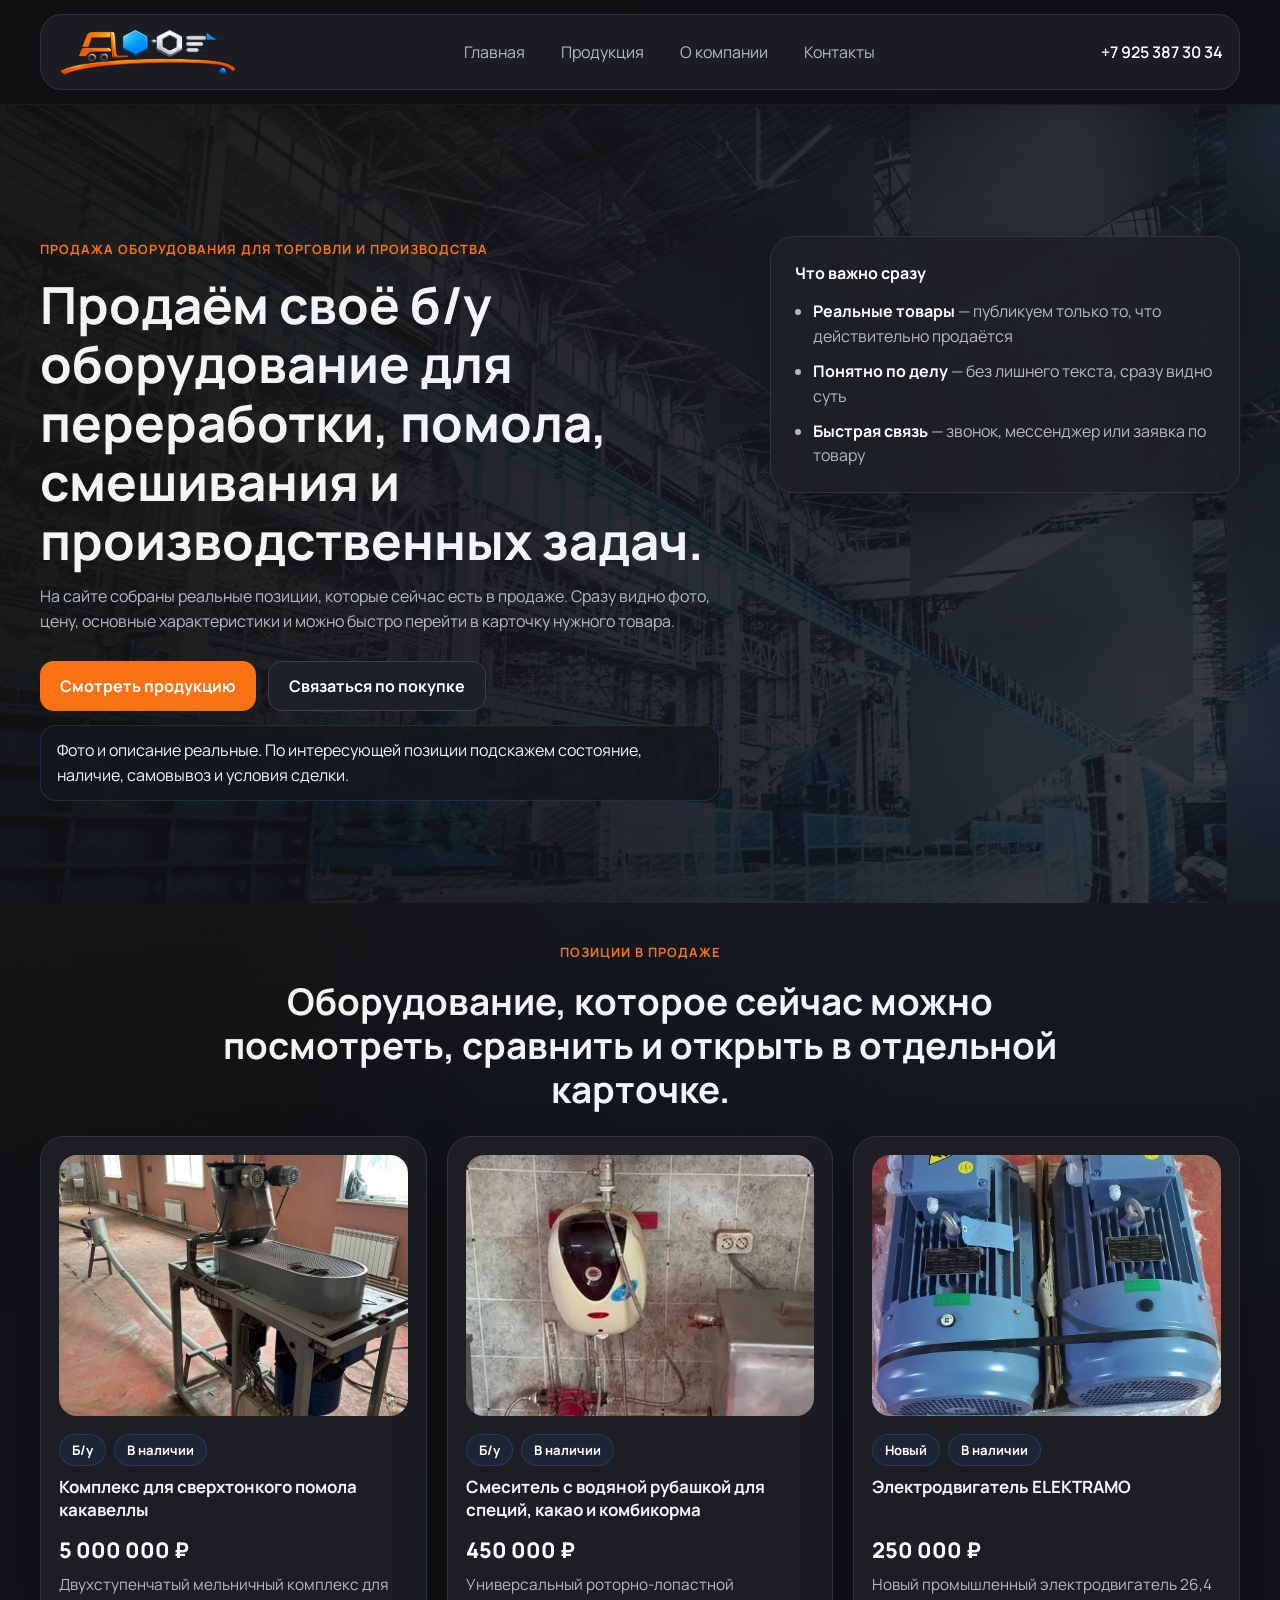
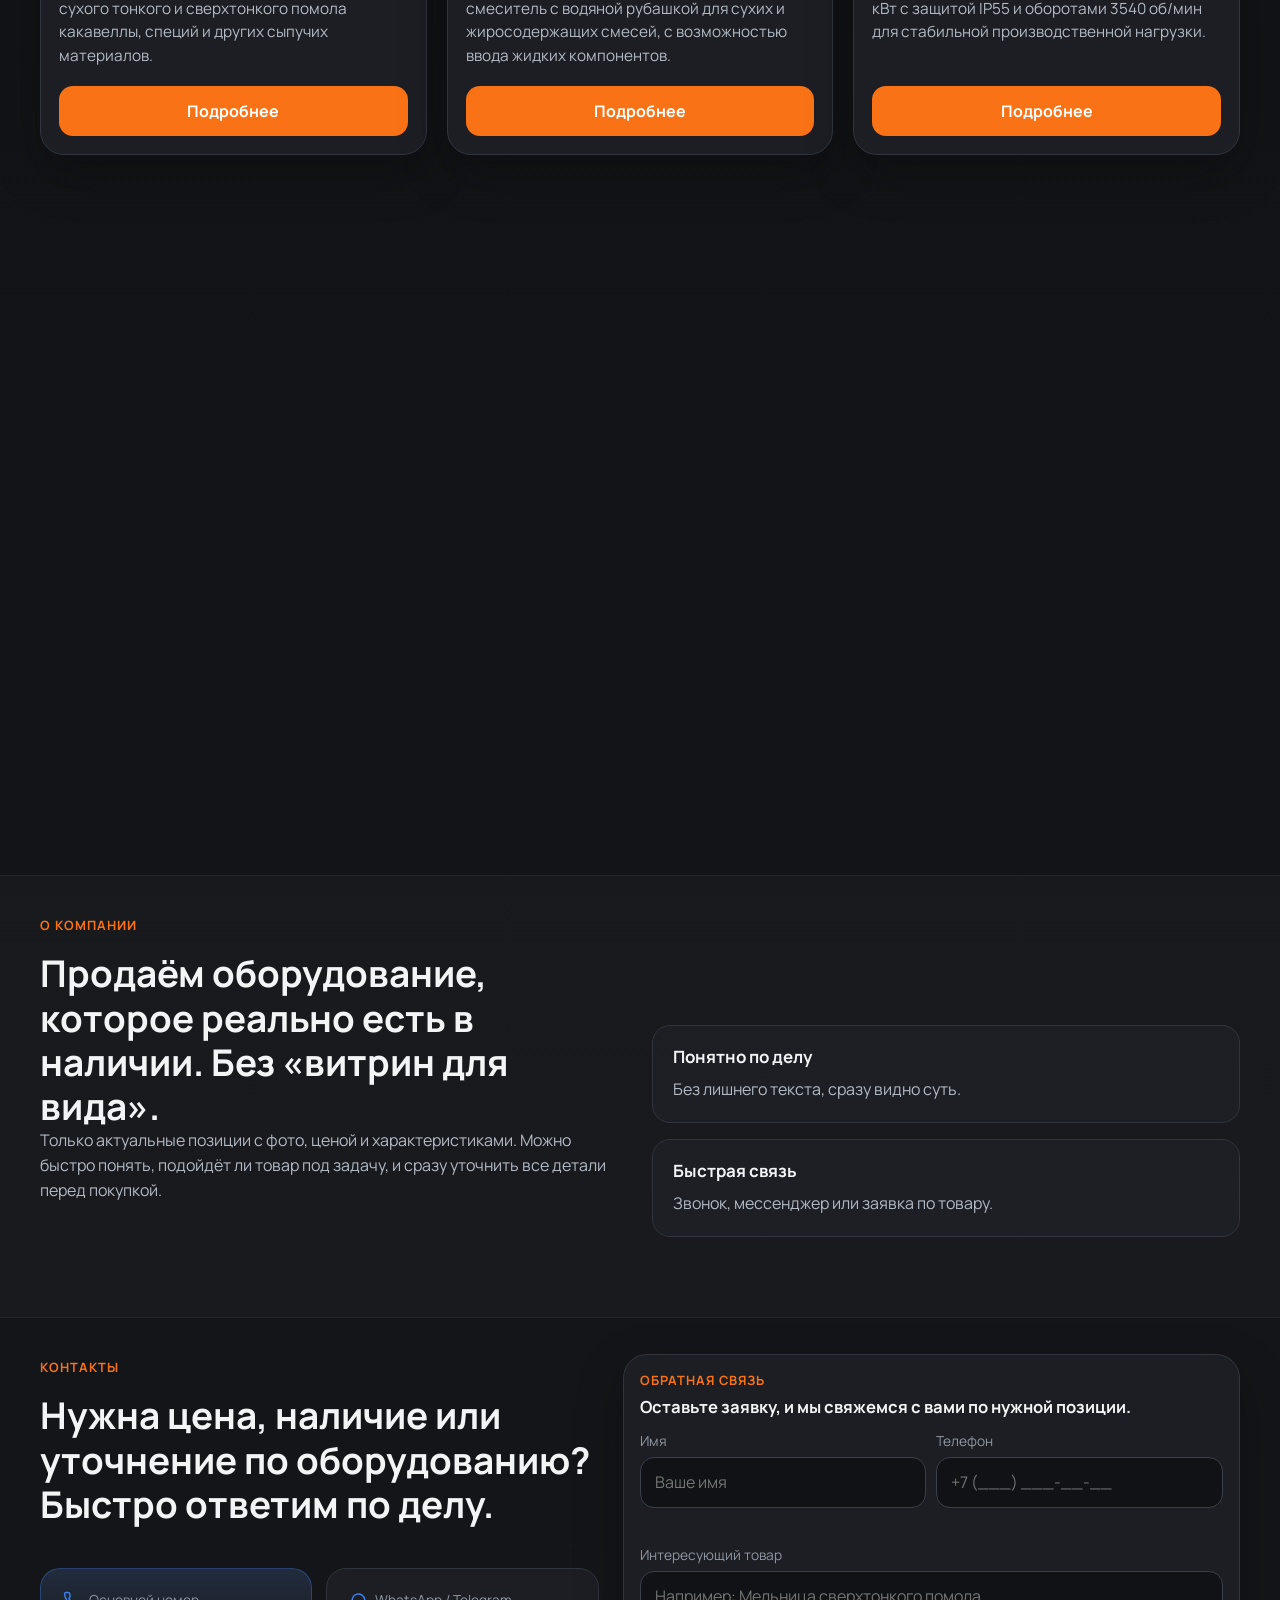
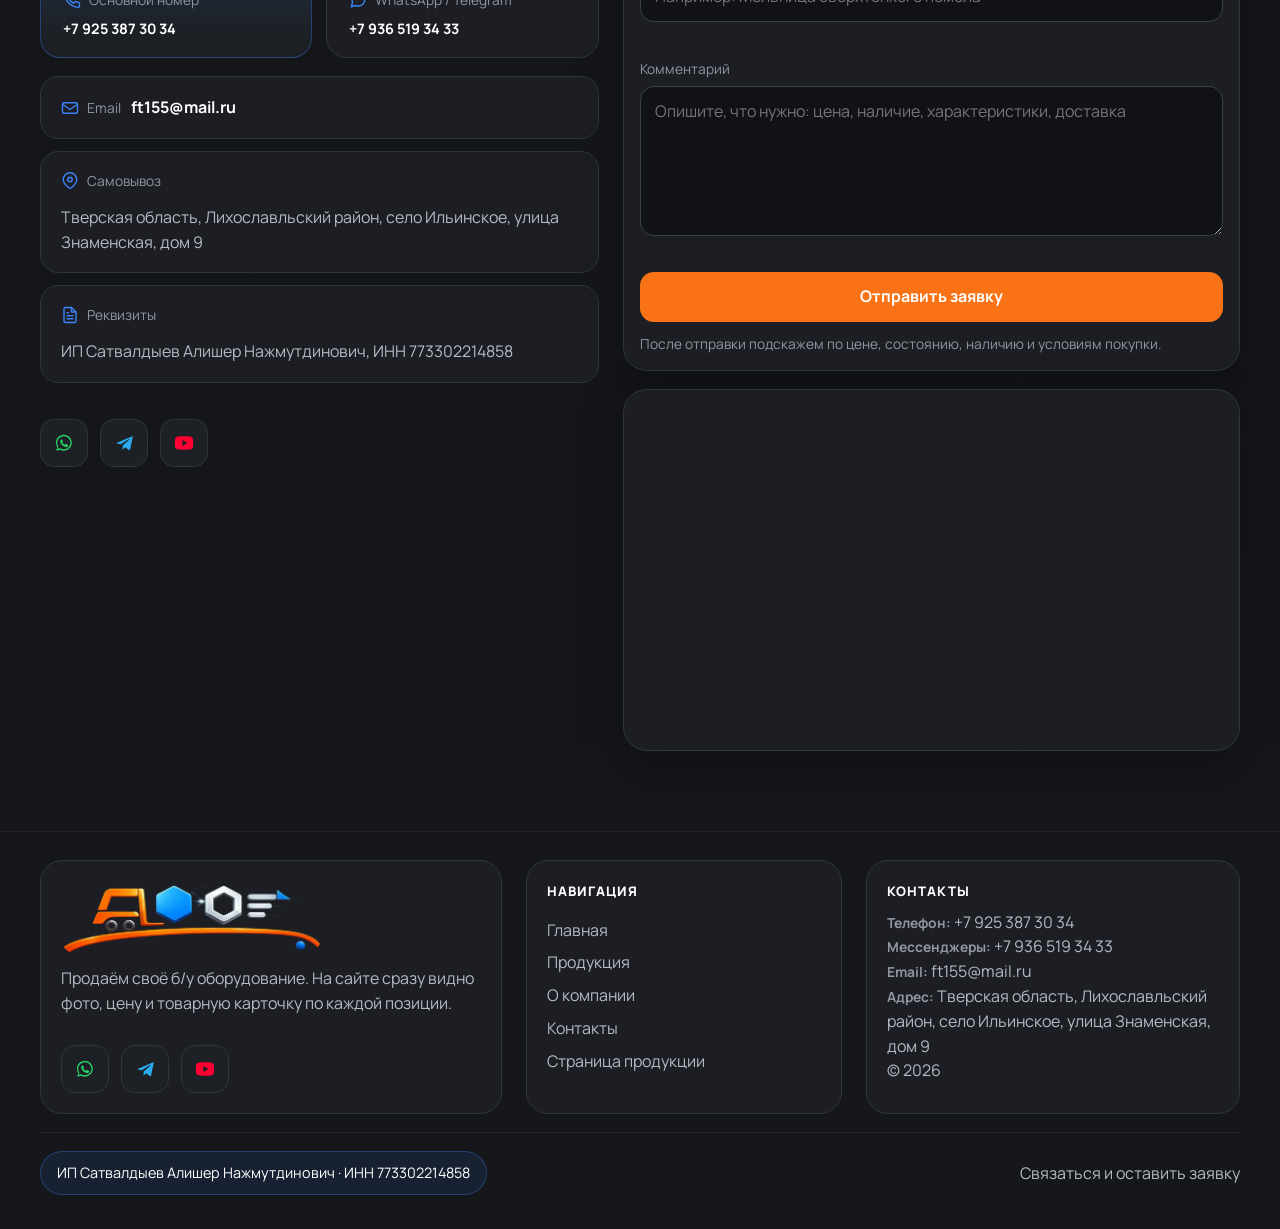
<file: index.html>
<!DOCTYPE html>
<html lang="ru">
<head>
    <meta charset="UTF-8">
    <meta name="viewport" content="width=device-width, initial-scale=1.0">
    <meta name="description" content="Б/у оборудование для переработки, производства и торговли: реальные позиции, фото, характеристики, цена и быстрый контакт по покупке.">
    <meta property="og:title" content="Б/у оборудование в продаже">
    <meta property="og:description" content="Реальные позиции б/у оборудования с фото, характеристиками и ценой. Быстрый переход в карточку товара и удобная связь по покупке.">
    <title>Б/у оборудование в продаже</title>
    <link rel="shortcut icon" href="./assets/products/favicon.png" type="image/x-icon">
    <link rel="preconnect" href="https://fonts.googleapis.com">
    <link rel="preconnect" href="https://fonts.gstatic.com" crossorigin>
    <link href="https://fonts.googleapis.com/css2?family=Manrope:wght@400;500;600;700;800&display=swap" rel="stylesheet">
    <link rel="icon" type="image/svg+xml" href="assets/products/logo.svg">
    <link rel="stylesheet" href="style.css">
</head>
<body data-page="home">
    <header class="site-header" id="siteHeader">
        <div class="container header-inner">
            <a class="brand" href="#top">
                <img class="brand-logo" src="assets/products/logo.webp" alt="Логотип компании">
            </a>

            <nav class="site-nav" id="siteNav">
                <button class="menu-close" type="button" aria-label="Закрыть меню" data-close-menu>×</button>
                <a href="#top">Главная</a>
                <a href="#products">Продукция</a>
                <a href="#about">О компании</a>
                <a href="#contacts">Контакты</a>
            </nav>

            <div class="header-side">
                <a class="header-phone" href="tel:+79253873034">+7 925 387 30 34</a>
                <button class="menu-toggle" id="menuToggle" type="button" aria-label="Открыть меню" aria-expanded="false">
                    <span></span>
                    <span></span>
                    <span></span>
                </button>
            </div>
        </div>
    </header>

    <main id="top">
        <section class="hero" id="hero">
            <div class="container hero-grid">
                <div class="hero-copy reveal">
                    <span class="eyebrow">Продажа оборудования для торговли и производства</span>
                    <h1>Продаём своё б/у оборудование для переработки, помола, смешивания и производственных задач.</h1>
                    <p>
                        На сайте собраны реальные позиции, которые сейчас есть в продаже. Сразу видно фото, цену, основные характеристики и можно быстро перейти в карточку нужного товара.
                    </p>
                    <div class="hero-actions">
                        <a class="button button-primary" href="#products">Смотреть продукцию</a>
                        <a class="button button-secondary" href="#contacts">Связаться по покупке</a>
                    </div>
                    <p class="hero-note">Фото и описание реальные. По интересующей позиции подскажем состояние, наличие, самовывоз и условия сделки.</p>
                </div>

                <div class="hero-panel reveal">
                    <div class="hero-box">
                        <span>Что важно сразу</span>
                        <ul>
                            <li><strong>Реальные товары</strong> — публикуем только то, что действительно продаётся</li>
                            <li><strong>Понятно по делу</strong> — без лишнего текста, сразу видно суть</li>
                            <li><strong>Быстрая связь</strong> — звонок, мессенджер или заявка по товару</li>
                        </ul>
                    </div>
                </div>
            </div>
        </section>

        <section class="section" id="products">
            <div class="container">
                <div class="section-head reveal">
                    <span class="eyebrow">Позиции в продаже</span>
                    <h2>Оборудование, которое сейчас можно посмотреть, сравнить и открыть в отдельной карточке.</h2>
                </div>
                <div class="product-grid" id="homeProductGrid"></div>
            </div>
        </section>

        <section class="section section-dark" id="about">
            <div class="container about-grid">
                <div class="reveal">
                    <span class="eyebrow">О компании</span>
                    <h2>Продаём оборудование, которое реально есть в наличии. Без «витрин для вида».</h2>
                    <p class="section-text">
                        Только актуальные позиции с фото, ценой и характеристиками. Можно быстро понять, подойдёт ли товар под задачу, и сразу уточнить все детали перед покупкой.
                    </p>
                </div>
                <div class="about-cards">
                    <article class="info-card reveal">
                        <h3>Реальные товары</h3>
                        <p>Публикуем только то, что действительно продаётся.</p>
                    </article>
                    <article class="info-card reveal">
                        <h3>Понятно по делу</h3>
                        <p>Без лишнего текста, сразу видно суть.</p>
                    </article>
                    <article class="info-card reveal">
                        <h3>Быстрая связь</h3>
                        <p>Звонок, мессенджер или заявка по товару.</p>
                    </article>
                </div>
            </div>
        </section>

        <section class="section" id="contacts">
            <div class="container contacts-grid">
                <div class="contacts-column reveal">
                <div class="section-head section-head-left">
                    <span class="eyebrow">Контакты</span>
                    <h2>Нужна цена, наличие или уточнение по оборудованию? Быстро ответим по делу.</h2>
                </div>

                    <div class="contacts-primary">
                        <a class="contact-accent contact-accent-blue" href="tel:+79253873034">
                            <span><i class="inline-icon" data-icon="phone"></i>Основной номер</span>
                            <strong>+7 925 387 30 34</strong>
                        </a>
                        <a class="contact-accent" href="tel:+79365193433">
                            <span><i class="inline-icon" data-icon="message"></i>WhatsApp / Telegram</span>
                            <strong>+7 936 519 34 33</strong>
                        </a>
                    </div>

                    <div class="contact-meta">
                        <div class="contact-meta-item contact-meta-item-inline">
                            <span><i class="inline-icon" data-icon="email"></i>Email</span>
                            <a href="mailto:ft155@mail.ru">ft155@mail.ru</a>
                        </div>
                        <div class="contact-meta-item">
                            <span><i class="inline-icon" data-icon="location"></i>Самовывоз</span>
                            <p>Тверская область, Лихославльский район, село Ильинское, улица Знаменская, дом 9</p>
                        </div>
                        <div class="contact-meta-item">
                            <span><i class="inline-icon" data-icon="document"></i>Реквизиты</span>
                            <p>ИП Сатвалдыев Алишер Нажмутдинович, ИНН 773302214858</p>
                        </div>
                    </div>

                    <div class="social-row social-row-left">
                        <a class="social-link" href="https://wa.me/79365193433" target="_blank" rel="noreferrer" aria-label="WhatsApp" data-icon="whatsapp"></a>
                        <a class="social-link" href="https://t.me/79365193433" target="_blank" rel="noreferrer" aria-label="Telegram" data-icon="telegram"></a>
                        <a class="social-link" href="https://www.youtube.com/@user-hd1fn2tr2u" target="_blank" rel="noreferrer" aria-label="YouTube" data-icon="youtube"></a>
                    </div>
                </div>

                <div class="contacts-aside reveal">
                    <form class="contact-form" id="contactForm" novalidate>
                        <div class="form-head">
                            <span class="eyebrow">Обратная связь</span>
                            <h3>Оставьте заявку, и мы свяжемся с вами по нужной позиции.</h3>
                        </div>
                        <div class="form-grid">
                            <label class="field">
                                <span>Имя</span>
                                <input type="text" name="name" placeholder="Ваше имя" required>
                                <small class="field-error" data-error-for="name"></small>
                            </label>
                            <label class="field">
                                <span>Телефон</span>
                                <input type="tel" name="phone" placeholder="+7 (___) ___-__-__" required>
                                <small class="field-error" data-error-for="phone"></small>
                            </label>
                        </div>
                        <label class="field">
                            <span>Интересующий товар</span>
                            <input type="text" name="product" placeholder="Например: Мельница сверхтонкого помола">
                            <small class="field-error" data-error-for="product"></small>
                        </label>
                        <label class="field">
                            <span>Комментарий</span>
                            <textarea name="message" rows="5" placeholder="Опишите, что нужно: цена, наличие, характеристики, доставка" required></textarea>
                            <small class="field-error" data-error-for="message"></small>
                        </label>
                        <button class="button button-primary button-full" type="submit">Отправить заявку</button>
                        <p class="form-note">После отправки подскажем по цене, состоянию, наличию и условиям покупки.</p>
                        <p class="form-success" id="contactFormSuccess" hidden>Заявка отправлена. Мы свяжемся с вами в ближайшее время.</p>
                    </form>

                    <div class="map-card">
                        <iframe
                            title="Карта базы в Ильинском"
                            src="https://www.google.com/maps?q=%D0%A2%D0%B2%D0%B5%D1%80%D1%81%D0%BA%D0%B0%D1%8F%20%D0%BE%D0%B1%D0%BB%D0%B0%D1%81%D1%82%D1%8C%2C%20%D0%9B%D0%B8%D1%85%D0%BE%D1%81%D0%BB%D0%B0%D0%B2%D0%BB%D1%8C%D1%81%D0%BA%D0%B8%D0%B9%20%D1%80%D0%B0%D0%B9%D0%BE%D0%BD%2C%20%D1%81%D0%B5%D0%BB%D0%BE%20%D0%98%D0%BB%D1%8C%D0%B8%D0%BD%D1%81%D0%BA%D0%BE%D0%B5%2C%20%D1%83%D0%BB%D0%B8%D1%86%D0%B0%20%D0%97%D0%BD%D0%B0%D0%BC%D0%B5%D0%BD%D1%81%D0%BA%D0%B0%D1%8F%2C%20%D0%B4%D0%BE%D0%BC%209&z=16&output=embed"
                            loading="lazy"
                            referrerpolicy="no-referrer-when-downgrade">
                        </iframe>
                    </div>
                </div>
            </div>
        </section>
    </main>

    <footer class="site-footer">
        <div class="container footer-inner">
            <div class="footer-brand">
                <img class="footer-logo" src="assets/products/logo.webp" alt="Логотип компании">
                <p>Продаём своё б/у оборудование. На сайте сразу видно фото, цену и товарную карточку по каждой позиции.</p>
                <div class="social-row social-row-left">
                    <a class="social-link" href="https://wa.me/79365193433" target="_blank" rel="noreferrer" aria-label="WhatsApp" data-icon="whatsapp"></a>
                    <a class="social-link" href="https://t.me/79365193433" target="_blank" rel="noreferrer" aria-label="Telegram" data-icon="telegram"></a>
                    <a class="social-link" href="https://www.youtube.com/@user-hd1fn2tr2u" target="_blank" rel="noreferrer" aria-label="YouTube" data-icon="youtube"></a>
                </div>
            </div>
            <div class="footer-links">
                <p class="footer-title">Навигация</p>
                <a href="#top">Главная</a>
                <a href="#products">Продукция</a>
                <a href="#about">О компании</a>
                <a href="#contacts">Контакты</a>
                <a href="products.html">Страница продукции</a>
            </div>
            <div class="footer-meta">
                <p class="footer-title">Контакты</p>
                <p><strong>Телефон:</strong> <a href="tel:+79253873034">+7 925 387 30 34</a></p>
                <p><strong>Мессенджеры:</strong> <a href="tel:+79365193433">+7 936 519 34 33</a></p>
                <p><strong>Email:</strong> <a href="mailto:ft155@mail.ru">ft155@mail.ru</a></p>
                <p><strong>Адрес:</strong> Тверская область, Лихославльский район, село Ильинское, улица Знаменская, дом 9</p>
                <p>© <span id="currentYear"></span></p>
            </div>
        </div>
        <div class="container footer-bottom">
            <span class="footer-badge">ИП Сатвалдыев Алишер Нажмутдинович · ИНН 773302214858</span>
            <a href="#contacts" class="footer-policy">Связаться и оставить заявку</a>
        </div>
    </footer>

    <script type="module" src="script.js"></script>
</body>
</html>
</file>
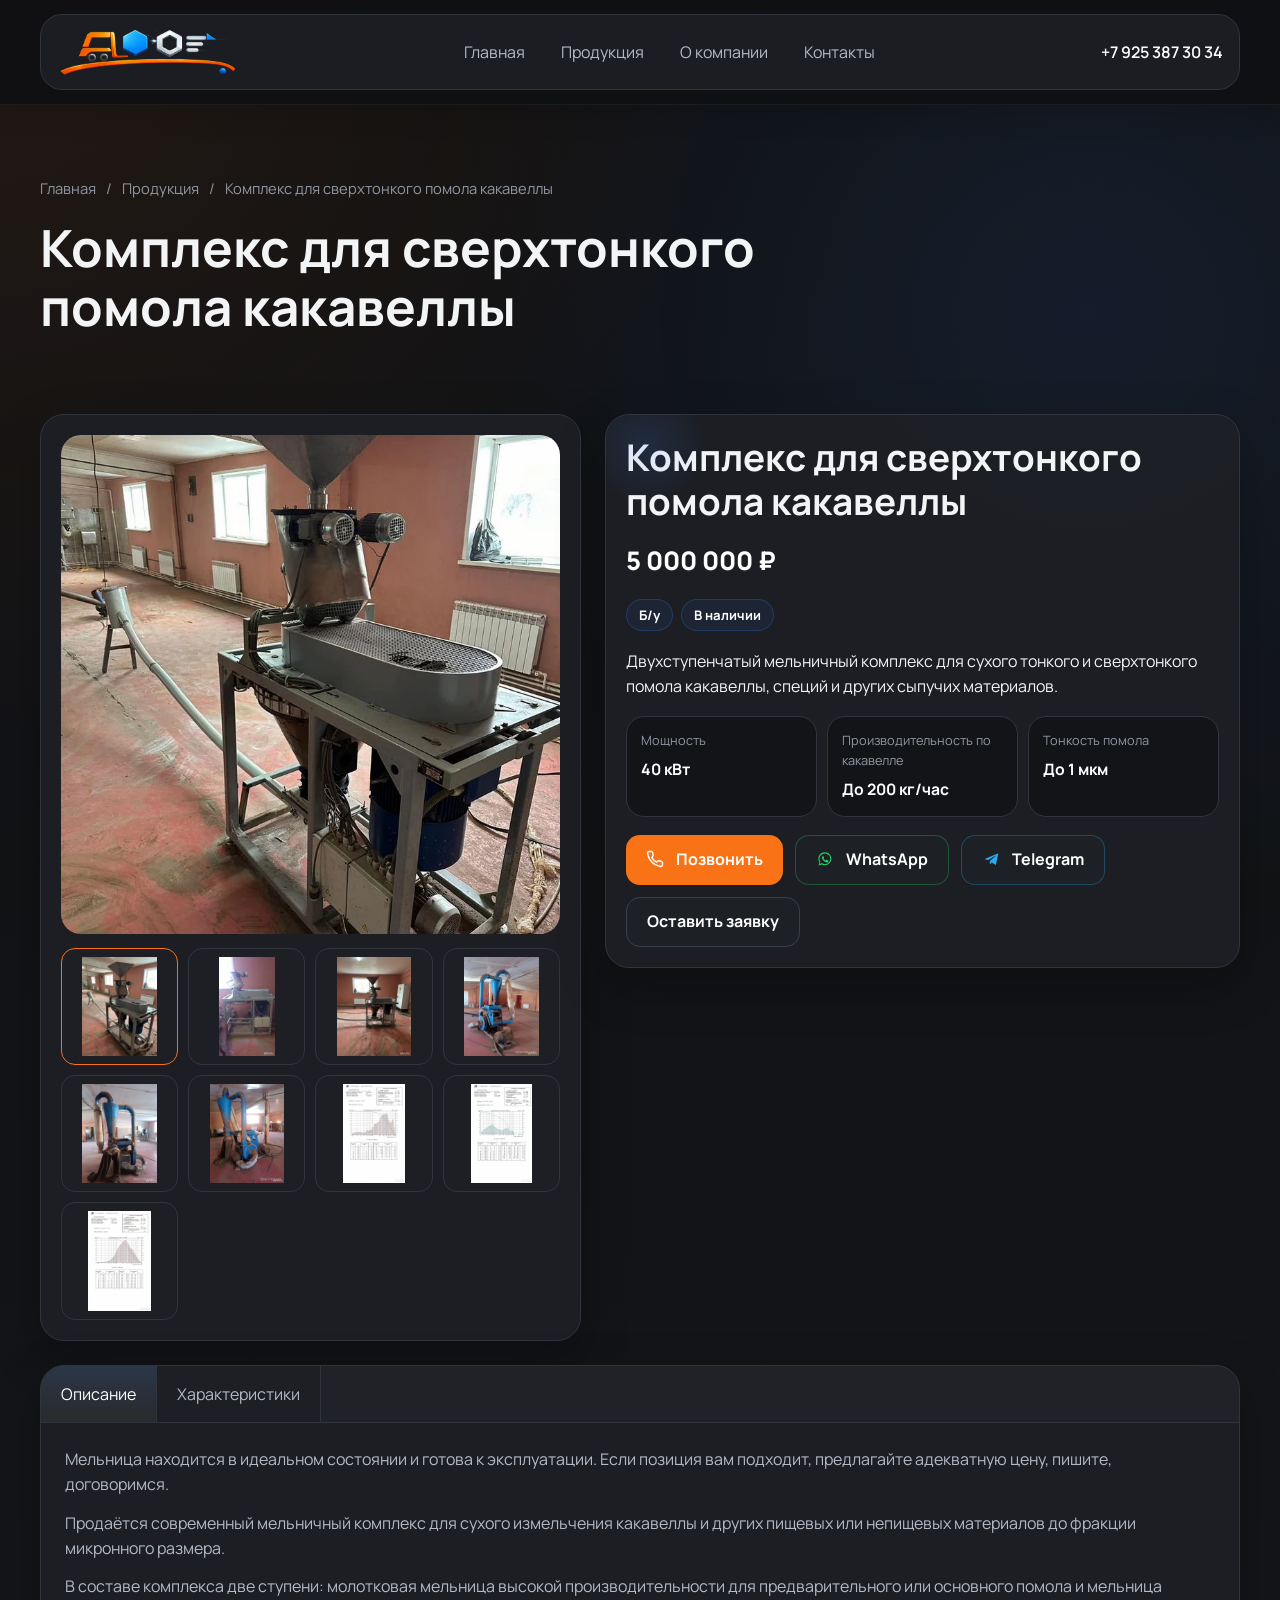
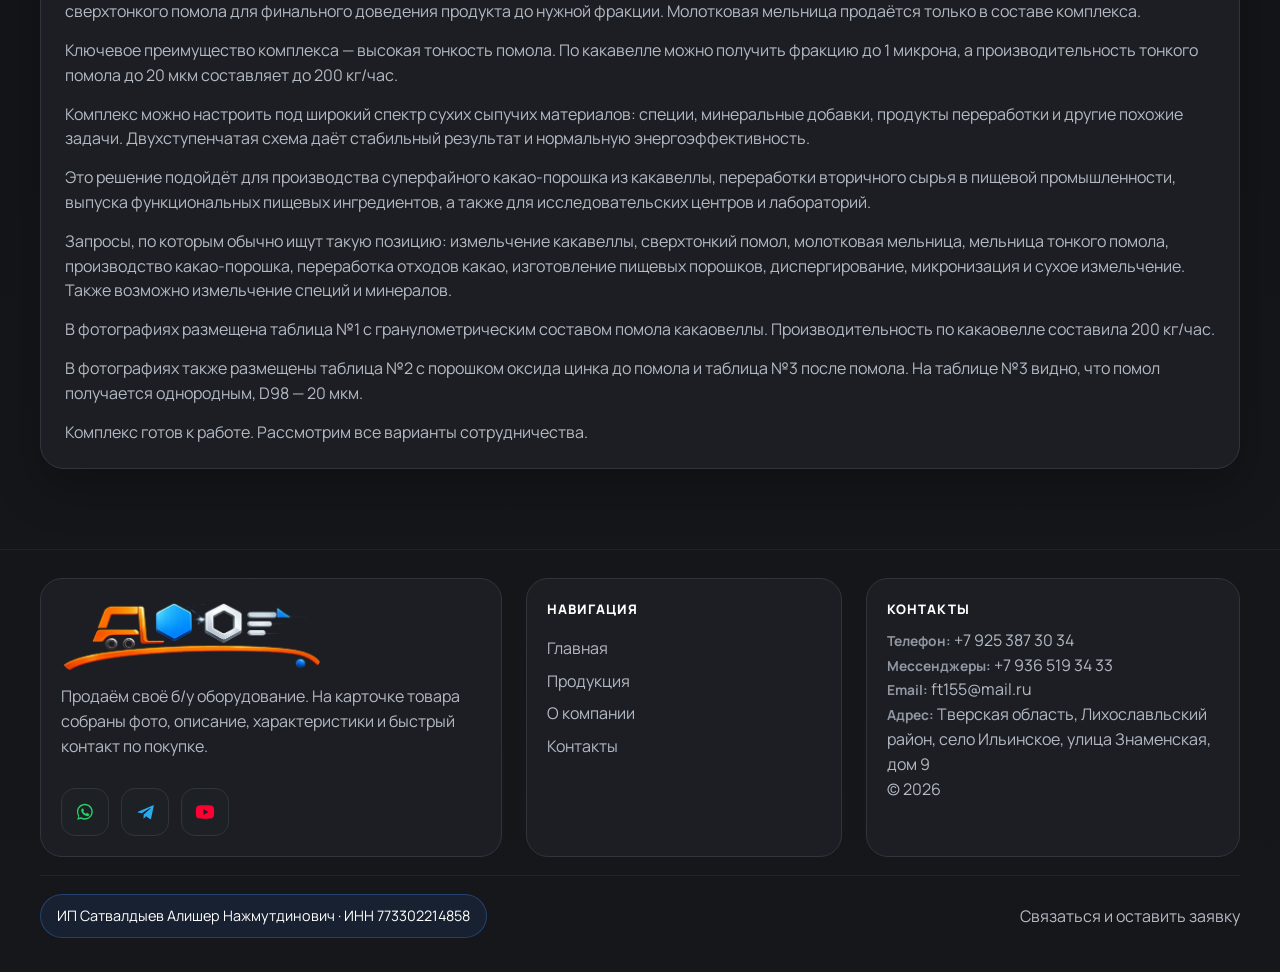
<file: products.html>
<!DOCTYPE html>
<html lang="ru">
<head>
    <meta charset="UTF-8">
    <meta name="viewport" content="width=device-width, initial-scale=1.0">
    <meta name="description" content="Страница товара с реальными фото, описанием, характеристиками и быстрым переходом к связи по покупке.">
    <meta property="og:title" content="Карточка товара">
    <meta property="og:description" content="Фото, описание, характеристики и цена по выбранной позиции. Быстрый переход к заявке и связи по покупке.">
    <title>Карточка товара</title>
    <link rel="stylesheet" href="./assets/products/favicon.png">
    <link rel="preconnect" href="https://fonts.googleapis.com">
    <link rel="preconnect" href="https://fonts.gstatic.com" crossorigin>
    <link href="https://fonts.googleapis.com/css2?family=Manrope:wght@400;500;600;700;800&display=swap" rel="stylesheet">
    <link rel="icon" type="image/svg+xml" href="assets/products/logo.svg">
    <link rel="stylesheet" href="style.css">
</head>
<body data-page="products">
    <header class="site-header" id="siteHeader">
        <div class="container header-inner">
            <a class="brand" href="index.html#top">
                <img class="brand-logo" src="assets/products/logo.webp" alt="Логотип компании">
            </a>

            <nav class="site-nav" id="siteNav">
                <button class="menu-close" type="button" aria-label="Закрыть меню" data-close-menu>×</button>
                <a href="index.html#top">Главная</a>
                <a href="index.html#products">Продукция</a>
                <a href="index.html#about">О компании</a>
                <a href="index.html#contacts">Контакты</a>
            </nav>

            <div class="header-side">
                <a class="header-phone" href="tel:+79253873034">+7 925 387 30 34</a>
                <button class="menu-toggle" id="menuToggle" type="button" aria-label="Открыть меню" aria-expanded="false">
                    <span></span>
                    <span></span>
                    <span></span>
                </button>
            </div>
        </div>
    </header>

    <main class="product-page-shell" id="productPageShell"></main>

    <div class="media-modal" id="mediaModal" hidden>
        <div class="media-modal-backdrop" data-close-media></div>
        <div class="media-modal-dialog" role="dialog" aria-modal="true" aria-label="Просмотр фото и видео">
            <button class="media-modal-nav media-modal-prev" type="button" aria-label="Предыдущее фото" data-media-nav="-1">‹</button>
            <button class="media-modal-nav media-modal-next" type="button" aria-label="Следующее фото" data-media-nav="1">›</button>
            <button class="media-modal-close" type="button" aria-label="Закрыть" data-close-media>×</button>
            <div class="media-modal-content" id="mediaModalContent"></div>
        </div>
    </div>

    <footer class="site-footer">
        <div class="container footer-inner">
            <div class="footer-brand">
                <img class="footer-logo" src="assets/products/logo.webp" alt="Логотип компании">
                <p>Продаём своё б/у оборудование. На карточке товара собраны фото, описание, характеристики и быстрый контакт по покупке.</p>
                <div class="social-row social-row-left">
                    <a class="social-link" href="https://wa.me/79365193433" target="_blank" rel="noreferrer" aria-label="WhatsApp" data-icon="whatsapp"></a>
                    <a class="social-link" href="https://t.me/79365193433" target="_blank" rel="noreferrer" aria-label="Telegram" data-icon="telegram"></a>
                    <a class="social-link" href="https://www.youtube.com/@user-hd1fn2tr2u" target="_blank" rel="noreferrer" aria-label="YouTube" data-icon="youtube"></a>
                </div>
            </div>
            <div class="footer-links">
                <p class="footer-title">Навигация</p>
                <a href="index.html#top">Главная</a>
                <a href="index.html#products">Продукция</a>
                <a href="index.html#about">О компании</a>
                <a href="index.html#contacts">Контакты</a>
            </div>
            <div class="footer-meta">
                <p class="footer-title">Контакты</p>
                <p><strong>Телефон:</strong> <a href="tel:+79253873034">+7 925 387 30 34</a></p>
                <p><strong>Мессенджеры:</strong> <a href="tel:+79365193433">+7 936 519 34 33</a></p>
                <p><strong>Email:</strong> <a href="mailto:ft155@mail.ru">ft155@mail.ru</a></p>
                <p><strong>Адрес:</strong> Тверская область, Лихославльский район, село Ильинское, улица Знаменская, дом 9</p>
                <p>© <span id="currentYear"></span></p>
            </div>
        </div>
        <div class="container footer-bottom">
            <span class="footer-badge">ИП Сатвалдыев Алишер Нажмутдинович · ИНН 773302214858</span>
            <a href="index.html#contacts" class="footer-policy">Связаться и оставить заявку</a>
        </div>
    </footer>

    <script type="module" src="script.js"></script>
</body>
</html>
</file>
<file: style.css>
:root {
    --bg: #111214;
    --bg-soft: #17191d;
    --surface: #1d2025;
    --surface-alt: #23272d;
    --surface-light: #2a2f36;
    --line: #30353d;
    --line-soft: #3a4049;
    --text: #f3f4f6;
    --muted: #b3bac4;
    --muted-soft: #8f97a2;
    --accent: #f97316;
    --accent-hover: #ea5e0d;
    --accent-blue: #3b82f6;
    --accent-blue-soft: rgba(59, 130, 246, 0.16);
    --white: #ffffff;
    --shadow: 0 18px 48px rgba(0, 0, 0, 0.26);
    --radius: 24px;
    --radius-sm: 18px;
    --container: min(1200px, calc(100vw - 32px));
    --scrollbar-comp: 0px;
}

*,
*::before,
*::after {
    box-sizing: border-box;
}

html {
    scroll-behavior: smooth;
    scroll-padding-top: 112px;
    background: var(--bg);
}

html.menu-open,
body.menu-open {
    overflow: hidden;
    overscroll-behavior: none;
}

body {
    margin: 0;
    min-width: 320px;
    font-family: "Manrope", sans-serif;
    color: var(--text);
    background:
        radial-gradient(circle at top left, rgba(249, 115, 22, 0.08), transparent 26%),
        radial-gradient(circle at 85% 12%, rgba(59, 130, 246, 0.1), transparent 24%),
        linear-gradient(180deg, #101113 0%, #15171b 100%);
    line-height: 1.55;
}

a {
    color: inherit;
    text-decoration: none;
}

img {
    display: block;
    max-width: 100%;
}

button,
input,
textarea {
    font: inherit;
}

button {
    border: 0;
    background: none;
    cursor: pointer;
}

iframe {
    width: 100%;
    border: 0;
}

[id] {
    scroll-margin-top: 112px;
}

.container {
    width: var(--container);
    margin: 0 auto;
}

.site-header {
    position: sticky;
    top: 0;
    z-index: 80;
    padding: 14px 0;
    padding-right: var(--scrollbar-comp);
    background: rgba(16, 17, 19, 0.92);
    backdrop-filter: blur(14px);
    border-bottom: 1px solid rgba(255, 255, 255, 0.05);
    box-shadow: 0 10px 24px rgba(0, 0, 0, 0.12);
}

.header-inner,
.hero-box,
.product-card,
.info-card,
.map-card,
.detail-gallery,
.detail-info,
.detail-tabs,
.thumb-button,
.tab-button,
.contact-form,
.contact-accent,
.contact-meta-item,
.footer-brand,
.footer-links,
.footer-meta {
    border: 1px solid var(--line);
    background: rgba(29, 32, 37, 0.9);
}

.header-inner {
    display: flex;
    align-items: center;
    justify-content: space-between;
    gap: 20px;
    min-height: 72px;
    padding: 12px 16px;
    border-radius: 22px;
}

.brand {
    display: inline-flex;
    align-items: center;
    gap: 12px;
    width: fit-content;
}

.brand-logo,
.footer-logo {
    display: block;
    width: auto;
    height: auto;
    object-fit: contain;
    border-radius: 16px;
}

.brand-logo {
    max-height: 92px;
    max-width: 180px;
}

.site-nav {
    display: flex;
    align-items: center;
    gap: 8px;
}

.site-nav a {
    padding: 10px 14px;
    border-radius: 999px;
    color: var(--muted);
    transition: 0.24s ease;
}

.site-nav a:hover {
    color: var(--white);
    background: rgba(255, 255, 255, 0.05);
}

.menu-close {
    display: none;
}

.nav-button {
    background: var(--accent);
    color: var(--white) !important;
}

.nav-button:hover {
    background: var(--accent-hover) !important;
}

.header-side {
    display: flex;
    align-items: center;
    gap: 16px;
}

.header-phone {
    color: var(--white);
    font-weight: 600;
    white-space: nowrap;
}

.menu-toggle {
    display: none;
    position: relative;
    z-index: 90;
    width: 44px;
    height: 44px;
    padding: 0;
    border-radius: 14px;
    border: 1px solid var(--line);
    background: var(--surface);
}

.menu-toggle[aria-expanded="true"] {
    background: rgba(255, 255, 255, 0.06);
    border-color: rgba(255, 255, 255, 0.18);
}

.menu-toggle span {
    display: block;
    width: 18px;
    height: 2px;
    margin: 0 auto;
    position: absolute;
    left: 50%;
    background: var(--white);
    transform: translateX(-50%);
    transition: transform 0.22s ease, opacity 0.22s ease, top 0.22s ease;
}

.menu-toggle span:nth-child(1) {
    top: 14px;
}

.menu-toggle span:nth-child(2) {
    top: 21px;
}

.menu-toggle span:nth-child(3) {
    top: 28px;
}

.menu-toggle[aria-expanded="true"] span:nth-child(1) {
    top: 21px;
    transform: translateX(-50%) rotate(45deg);
}

.menu-toggle[aria-expanded="true"] span:nth-child(2) {
    opacity: 0;
}

.menu-toggle[aria-expanded="true"] span:nth-child(3) {
    top: 21px;
    transform: translateX(-50%) rotate(-45deg);
}

.hero,
.catalog-hero {
    padding: 56px 0 28px;
}

.hero {
    position: relative;
    overflow: hidden;
    min-height: calc(100svh - 102px);
    display: flex;
    align-items: center;
}

.hero::before {
    content: "";
    position: absolute;
    inset: 0;
    background:
        linear-gradient(90deg, rgba(10, 12, 16, 0.92) 0%, rgba(10, 12, 16, 0.82) 42%, rgba(10, 12, 16, 0.66) 100%),
        url("assets/products/hero.webp") center/cover no-repeat;
    opacity: 0.5;
    pointer-events: none;
}


.hero-grid,
.about-grid,
.contacts-grid,
.detail-layout {
    display: grid;
    gap: 24px;
}

.hero-grid {
    grid-template-columns: 1.2fr 0.8fr;
    align-items: start;
}

.eyebrow {
    display: inline-block;
    margin-bottom: 16px;
    color: var(--accent);
    font-size: 0.8rem;
    font-weight: 700;
    text-transform: uppercase;
    letter-spacing: 0.08em;
}

h1,
h2,
h3,
p {
    margin: 0;
}

h1 {
    max-width: 760px;
    font-size: clamp(2rem, 4vw, 3.2rem);
    line-height: 1.15;
}

h2 {
    font-size: clamp(1.6rem, 3vw, 2.3rem);
    line-height: 1.2;
}

h3 {
    font-size: 1.06rem;
    line-height: 1.35;
}

.hero-copy p,
.section-text,
.detail-panel p,
.tab-panel p,
.detail-table td {
    color: var(--muted);
}

.hero-copy p {
    max-width: 680px;
    margin-top: 14px;
}

.hero-note {
    display: inline-flex;
    align-items: center;
    min-height: 48px;
    max-width: 660px;
    margin-top: 18px;
    padding: 12px 16px;
    border: 1px solid rgba(59, 130, 246, 0.22);
    border-radius: 16px;
    background: rgba(20, 24, 29, 0.82);
    color: var(--text) !important;
}

.reveal {
    opacity: 0;
    transform: translateY(28px);
    transition: opacity 0.7s ease, transform 0.7s ease;
}

.reveal.is-visible {
    opacity: 1;
    transform: translateY(0);
}

.hero-actions {
    display: flex;
    flex-wrap: wrap;
    gap: 12px;
    margin-top: 28px;
}

.button {
    display: inline-flex;
    align-items: center;
    justify-content: center;
    gap: 10px;
    min-height: 50px;
    padding: 0 20px;
    border-radius: 14px;
    font-weight: 700;
    transition: transform 0.24s ease, background-color 0.24s ease, border-color 0.24s ease, box-shadow 0.24s ease;
}

.button:hover {
    transform: translateY(-2px);
    box-shadow: 0 14px 28px rgba(0, 0, 0, 0.2);
}

.button-primary {
    background: var(--accent);
    color: var(--white);
}

.button-primary:hover {
    background: var(--accent-hover);
}

.button-secondary {
    border: 1px solid var(--line-soft);
    background: var(--surface);
    color: var(--white);
}

.hero-box {
    padding: 24px;
    border-radius: var(--radius);
    box-shadow: var(--shadow);
    position: relative;
    overflow: hidden;
}



.hero-box span {
    display: inline-block;
    margin-bottom: 14px;
    color: var(--white);
    font-weight: 700;
}

.hero-box ul {
    margin: 0;
    padding-left: 18px;
    color: var(--muted);
}

.hero-box strong {
    color: var(--white);
}

.hero-box li + li {
    margin-top: 10px;
}

.section,
.detail-section {
    padding: 36px 0 80px;
}

.section-dark {
    background: rgba(255, 255, 255, 0.02);
    border-top: 1px solid rgba(255, 255, 255, 0.05);
    border-bottom: 1px solid rgba(255, 255, 255, 0.05);
}

.section-head {
    margin-bottom: 24px;
    text-align: center;
}

.section-head h2 {
    max-width: 860px;
    margin: 0 auto;
}

.section-head-left {
    text-align: left;
}

.section-head-left h2 {
    margin: 0;
}

.product-grid {
    display: grid;
    grid-template-columns: repeat(3, minmax(0, 1fr));
    gap: 20px;
}

.product-card {
    display: flex;
    flex-direction: column;
    gap: 18px;
    padding: 18px;
    border-radius: var(--radius);
    box-shadow: var(--shadow);
    transition: transform 0.28s ease, box-shadow 0.28s ease, border-color 0.28s ease;
}

.product-card:hover {
    transform: translateY(-6px);
    box-shadow: 0 22px 56px rgba(0, 0, 0, 0.34);
    border-color: rgba(59, 130, 246, 0.32);
}

.product-card-image {
    aspect-ratio: 4 / 3;
    border-radius: 18px;
    overflow: hidden;
    background: #f3f4f6;
}

.product-card-image img {
    width: 100%;
    height: 100%;
    object-fit: cover;
    object-position: center;
    transition: transform 0.45s ease;
}

.product-card:hover .product-card-image img {
    transform: scale(1.04);
}

.product-card h3 {
    min-height: 52px;
}

.product-card-body {
    display: grid;
    gap: 10px;
}

.product-card-meta,
.detail-tags {
    display: flex;
    flex-wrap: wrap;
    gap: 8px;
}

.product-chip,
.detail-chip {
    display: inline-flex;
    align-items: center;
    min-height: 32px;
    padding: 0 12px;
    border-radius: 999px;
    border: 1px solid rgba(59, 130, 246, 0.22);
    background: rgba(59, 130, 246, 0.08);
    color: var(--white);
    font-size: 0.82rem;
    font-weight: 700;
}

.product-card-price {
    color: var(--white);
    font-size: 1.35rem;
    font-weight: 800;
    line-height: 1.15;
}

.product-card-summary {
    color: var(--muted);
    font-size: 0.96rem;
}

.product-card-footer {
    margin-top: auto;
}

.product-card .button {
    width: 100%;
}

.about-grid,
.contacts-grid {
    grid-template-columns: 1fr 1fr;
    align-items: start;
}

.about-cards {
    display: grid;
    gap: 16px;
}

.info-card {
    padding: 20px;
    border-radius: var(--radius-sm);
}

.info-card p {
    margin-top: 8px;
    color: var(--muted);
}

.contacts-grid {
    grid-template-columns: minmax(0, 0.95fr) minmax(0, 1.05fr);
}

.contacts-column,
.contacts-aside {
    display: grid;
    gap: 18px;
}

.contacts-primary {
    display: grid;
    grid-template-columns: repeat(2, minmax(0, 1fr));
    gap: 14px;
}

.contact-accent {
    display: flex;
    flex-direction: column;
    gap: 10px;
    padding: 20px 22px;
    border-radius: 20px;
    transition: border-color 0.2s ease, transform 0.2s ease;
}

.contact-accent:hover {
    transform: translateY(-1px);
    border-color: var(--accent);
}

.contact-accent span,
.contact-meta-item span,
.field span,
.form-note,
.footer-meta strong {
    color: var(--muted-soft);
    font-size: 0.86rem;
}

.contact-accent span,
.contact-meta-item span {
    display: inline-flex;
    align-items: center;
    gap: 8px;
}

.contact-accent .inline-icon,
.contact-meta-item .inline-icon {
    color: var(--accent-blue);
}

.inline-icon {
    display: inline-flex;
    width: 18px;
    height: 18px;
    color: currentColor;
}

.inline-icon svg {
    width: 18px;
    height: 18px;
}

.contact-accent strong {
    color: var(--white);
    font-size: .9rem;
    line-height: 1.2;
}

.contact-accent-blue {
    border-color: rgba(59, 130, 246, 0.34);
    background:
        linear-gradient(180deg, rgba(59, 130, 246, 0.12), transparent 80%),
        rgba(29, 32, 37, 0.94);
}

.contact-meta {
    display: grid;
    gap: 12px;
}

.contact-meta-item {
    padding: 18px 20px;
    border-radius: 18px;

}

.contact-meta-item-inline {
    display: flex;
    align-items: center;
    gap: 10px;
    flex-wrap: wrap;
}

.contact-meta-item-inline span,
.contact-meta-item-inline a {
    min-height: 20px;
}


.contact-meta-item a {
    display: inline-flex;
    align-items: center;
    color: var(--white);
    font-weight: 700;
}

.contact-meta-item p {
    margin-top: 8px;
    color: var(--muted);
}

.contact-form {
    padding: 16px;
    border-radius: var(--radius);
    display: grid;
    gap: 12px;
    box-shadow: var(--shadow);
}

.form-head {
    display: grid;
    gap: 6px;
}

.form-head .eyebrow {
    margin-bottom: 0;
}

.form-head h3 {
    font-size: 1.04rem;
    line-height: 1.3;
}

.form-grid {
    display: grid;
    grid-template-columns: repeat(2, minmax(0, 1fr));
    gap: 10px;
}

.field {
    display: grid;
    gap: 6px;
}

.field input,
.field textarea {
    width: 100%;
    padding: 12px 14px;
    border-radius: 14px;
    border: 1px solid var(--line-soft);
    background: rgba(17, 18, 20, 0.92);
    color: var(--white);
    outline: none;
    transition: border-color 0.2s ease, box-shadow 0.2s ease;
}

.field input:focus,
.field textarea:focus {
    border-color: rgba(59, 130, 246, 0.6);
    box-shadow: 0 0 0 3px rgba(59, 130, 246, 0.12);
}

.field.is-invalid input,
.field.is-invalid textarea {
    border-color: rgba(249, 115, 22, 0.8);
    box-shadow: 0 0 0 3px rgba(249, 115, 22, 0.12);
}

.field-error {
    min-height: 18px;
    color: #ff9f66;
    font-size: 0.8rem;
    line-height: 1.4;
}

.button-full {
    width: 100%;
}

.form-note {
    line-height: 1.5;
}

.form-success {
    color: #8cc2ff;
    font-weight: 700;
}

.social-row {
    display: flex;
    flex-wrap: wrap;
    gap: 12px;
    margin-top: 18px;
}

.social-row-left {
    justify-content: flex-start;
}

.social-link {
    width: 48px;
    height: 48px;
    display: grid;
    place-items: center;
    border-radius: 14px;
    border: 1px solid var(--line);
    background: var(--surface);
    color: var(--white);
    transition: 0.2s ease;
}

.social-link[data-icon="whatsapp"] {
    color: #25d366;
}

.social-link[data-icon="telegram"] {
    color: #2aabee;
}

.social-link[data-icon="youtube"] {
    color: #ff0033;
}

.social-link:hover {
    border-color: currentColor;
    background: rgba(255, 255, 255, 0.04);
}

.social-link svg {
    width: 22px;
    height: 22px;
}

.map-card {
    min-height: 360px;
    overflow: hidden;
    border-radius: var(--radius);
    box-shadow: var(--shadow);
}

.map-card iframe {
    display: block;
    width: 100%;
    height: 360px;
}

.site-footer {
    padding: 28px 0 34px;
    border-top: 1px solid rgba(255, 255, 255, 0.05);
}

.footer-inner {
    display: grid;
    grid-template-columns: minmax(0, 1.05fr) minmax(220px, 0.72fr) minmax(0, 0.85fr);
    gap: 24px;
    align-items: stretch;
}

.footer-inner p {
    color: var(--muted);
}

.footer-brand,
.footer-links,
.footer-meta {
    padding: 20px;
    border-radius: 22px;
}

.footer-brand {
    display: grid;
    gap: 12px;
}

.footer-logo {
    cursor: pointer;
   max-width: 260px;
    max-height: 92px;
}

.footer-links {
    display: grid;
    gap: 8px;
    align-content: start;
}

.footer-title {
    margin-bottom: 8px;
    color: var(--white) !important;
    font-size: 0.82rem;
    font-weight: 800;
    text-transform: uppercase;
    letter-spacing: 0.08em;
}

.footer-links a {
    color: var(--muted);
}

.footer-links a:hover {
    color: var(--white);
}

.footer-bottom {
    display: flex;
    align-items: center;
    justify-content: space-between;
    gap: 16px;
    margin-top: 18px;
    padding-top: 18px;
    border-top: 1px solid rgba(255, 255, 255, 0.05);
}

.footer-badge {
    display: inline-flex;
    align-items: center;
    min-height: 44px;
    padding: 0 16px;
    border-radius: 999px;
    border: 1px solid rgba(59, 130, 246, 0.32);
    background: rgba(59, 130, 246, 0.1);
    color: var(--white);
    font-size: 0.9rem;
}

.footer-policy {
    color: var(--muted);
    margin-left: auto;
}

.footer-policy:hover {
    color: var(--white);
}

.breadcrumbs {
    display: flex;
    align-items: center;
    gap: 10px;
    margin-bottom: 22px;
    color: var(--muted-soft);
    font-size: 0.92rem;
}

.product-grid-catalog {
    grid-template-columns: repeat(3, minmax(0, 1fr));
}

.detail-layout {
    grid-template-columns: minmax(0, 1fr) minmax(0, 1fr);
    align-items: start;
}

.detail-gallery,
.detail-info,
.detail-tabs {
    border-radius: var(--radius);
    box-shadow: var(--shadow);
}

.detail-gallery,
.detail-info {
    padding: 20px;
}

.detail-gallery,
.detail-info,
.detail-tabs {
    transition: transform 0.28s ease, box-shadow 0.28s ease;
}

.detail-main-image {
    aspect-ratio: 1 / 1;
    border-radius: 20px;
    overflow: hidden;
    background: #f3f4f6;
}

.detail-main-button {
    display: block;
    width: 100%;
    height: 100%;
    padding: 0;
    cursor: zoom-in;
}

.detail-main-button img {
    width: 100%;
    height: 100%;
}

.detail-main-image img {
    width: 100%;
    height: 100%;
    object-fit: cover;
    object-position: center;
    transition: transform 0.4s ease;
}

.detail-main-image:hover img {
    transform: scale(1.03);
}

.thumb-row {
    display: grid;
    grid-template-columns: repeat(4, minmax(0, 1fr));
    gap: 10px;
    margin-top: 14px;
}

.thumb-button {
    padding: 8px;
    border-radius: 14px;
    transition: transform 0.22s ease, border-color 0.22s ease;
}

.thumb-button.is-active {
    border-color: var(--accent);
}

.thumb-button:hover {
    transform: translateY(-2px);
}

.thumb-button img {
    aspect-ratio: 1 / 1;
    object-fit: contain;
}

.detail-info {
    display: grid;
    gap: 18px;
    position: relative;
    overflow: hidden;
}

.detail-info::before {
    content: "";
    position: absolute;
    inset: -30px auto auto -20px;
    width: 120px;
    height: 120px;
    border-radius: 50%;
    background: radial-gradient(circle, rgba(59, 130, 246, 0.14), transparent 70%);
    pointer-events: none;
}

.detail-price {
    color: var(--white);
    font-size: 1.6rem;
    font-weight: 800;
}

.detail-highlights {
    display: grid;
    grid-template-columns: repeat(3, minmax(0, 1fr));
    gap: 10px;
}

.detail-highlight {
    padding: 14px;
    border: 1px solid var(--line);
    border-radius: 18px;
    background: rgba(16, 17, 20, 0.72);
}

.detail-highlight span {
    display: block;
    color: var(--muted-soft);
    font-size: 0.8rem;
    margin-bottom: 6px;
}

.detail-highlight strong {
    color: var(--white);
    font-size: 0.98rem;
    line-height: 1.35;
}

.detail-actions {
    display: flex;
    flex-wrap: wrap;
    gap: 12px;
}

.button-icon {
    width: 20px;
    height: 20px;
}

.button-brand {
    gap: 10px;
    border: 1px solid var(--line-soft);
    background: var(--surface);
    color: var(--white);
}

.button-whatsapp {
    border-color: rgba(37, 211, 102, 0.3);
}

.button-whatsapp .button-icon {
    color: #25d366;
}

.button-telegram {
    border-color: rgba(42, 171, 238, 0.3);
}

.button-telegram .button-icon {
    color: #2aabee;
}

.detail-tabs {
    grid-column: 1 / -1;
    overflow: hidden;
}

.detail-video {
    grid-column: 1 / -1;
    padding: 20px;
    border: 1px solid var(--line);
    border-radius: var(--radius);
    background: rgba(29, 32, 37, 0.9);
    box-shadow: var(--shadow);
}

.detail-video-frame {
    position: relative;
    aspect-ratio: 16 / 9;
    overflow: hidden;
    border-radius: 18px;
    background: #0f1114;
}

.detail-video-frame iframe,
.detail-video-frame video {
    width: 100%;
    height: 100%;
}

.detail-video-actions {
    display: flex;
    flex-wrap: wrap;
    gap: 12px;
    margin-top: 14px;
}

.media-modal {
    position: fixed;
    inset: 0;
    z-index: 120;
    display: grid;
    place-items: center;
    padding: 24px;
    overflow: hidden;
}

.media-modal[hidden] {
    display: none;
}

.media-modal-backdrop {
    position: absolute;
    inset: 0;
    background: rgba(5, 7, 10, 0.82);
    backdrop-filter: blur(8px);
}

.media-modal-dialog {
    position: relative;
    z-index: 1;
    width: min(1100px, calc(100vw - 32px));
    border-radius: 24px;
    border: 1px solid var(--line);
    background: #121418;
    box-shadow: 0 32px 90px rgba(0, 0, 0, 0.45);
    overflow: hidden;
}

.media-modal-content {
    aspect-ratio: 16 / 9;
    background: #0f1114;
}

.media-modal-content iframe,
.media-modal-content video,
.media-modal-content img {
    width: 100%;
    height: 100%;
}

.media-modal-content img {
    display: block;
    width: auto;
    height: auto;
    max-width: 100%;
    max-height: calc(100vh - 96px);
    object-fit: contain;
}

.media-modal-dialog[data-mode="image"] {
    width: min(1280px, calc(100vw - 32px));
    background: rgba(12, 14, 18, 0.98);
}

.media-modal-dialog[data-mode="image"] .media-modal-content {
    aspect-ratio: auto;
    max-height: calc(100vh - 64px);
    min-height: 0;
    padding: 56px 84px 32px;
    display: grid;
    place-items: center;
}

.media-modal-nav {
    position: absolute;
    top: 50%;
    z-index: 2;
    width: 52px;
    height: 52px;
    display: none;
    align-items: center;
    justify-content: center;
    border-radius: 50%;
    border: 1px solid rgba(255, 255, 255, 0.14);
    background: rgba(0, 0, 0, 0.42);
    color: var(--white);
    font-size: 2rem;
    line-height: 1;
    transform: translateY(-50%);
}

.media-modal-prev {
    left: 18px;
}

.media-modal-next {
    right: 18px;
}

.media-modal-dialog[data-mode="image"][data-gallery="true"] .media-modal-nav {
    display: inline-flex;
}

.media-modal-close {
    position: absolute;
    top: 14px;
    right: 14px;
    z-index: 2;
    width: 42px;
    height: 42px;
    border-radius: 50%;
    border: 1px solid rgba(255, 255, 255, 0.12);
    background: rgba(0, 0, 0, 0.46);
    color: var(--white);
    font-size: 1.6rem;
    line-height: 1;
}

.product-page-shell {
    padding: 40px 0 0;
}

.product-page-header {
    padding: 32px 0 18px;
}

.product-page-header .breadcrumbs {
    margin-bottom: 18px;
}

.product-single-layout {
    display: grid;
    grid-template-columns: minmax(0, 0.92fr) minmax(0, 1.08fr);
    gap: 24px;
    align-items: start;
}

.tab-head {
    display: flex;
    gap: 0;
    border-bottom: 1px solid var(--line);
    background: rgba(255, 255, 255, 0.02);
}

.tab-button {
    flex: 0 0 auto;
    padding: 16px 20px;
    border: 0;
    border-right: 1px solid var(--line);
    border-radius: 0;
    color: var(--muted);
}

.tab-button.is-active {
    color: var(--white);
    background:
        linear-gradient(180deg, rgba(59, 130, 246, 0.12), transparent 90%),
        rgba(255, 255, 255, 0.04);
}

.tab-panel {
    display: none;
    padding: 24px;
}

.tab-panel.is-active {
    display: block;
}

.tab-panel p + p {
    margin-top: 14px;
}

.detail-table {
    width: 100%;
    border-collapse: collapse;
}

.detail-table tr {
    border-bottom: 1px solid var(--line);
}

.detail-table td {
    padding: 14px 10px;
    vertical-align: top;
}

.detail-table td:first-child {
    width: 34%;
    color: var(--muted-soft);
}

@media (max-width: 980px) {
    .site-nav {
        position: fixed;
        inset: 0;
        width: 100vw;
        height: 100svh;
        display: none;
        flex-direction: column;
        justify-content: center;
        align-items: stretch;
        gap: 14px;
        padding: 108px 24px 32px;
        border: 0;
        border-radius: 0;
        background:
            radial-gradient(circle at 82% 18%, rgba(59, 130, 246, 0.12), transparent 18%),
            radial-gradient(circle at 16% 78%, rgba(249, 115, 22, 0.08), transparent 18%),
            rgba(10, 12, 16, 0.997);
        box-shadow: none;
        overflow-y: auto;
        z-index: 70;
    }

    .site-nav.is-open {
        display: flex;
    }

    .site-nav a {
        text-align: center;
        padding: 18px 20px;
        border-radius: 18px;
        border: 1px solid rgba(255, 255, 255, 0.06);
        background: rgba(255, 255, 255, 0.02);
        font-size: 1.15rem;
        font-weight: 700;
    }

    .menu-close {
        position: absolute;
        top: 24px;
        right: 24px;
        z-index: 2;
        display: inline-flex;
        align-items: center;
        justify-content: center;
        width: 48px;
        height: 48px;
        border-radius: 16px;
        border: 1px solid rgba(255, 255, 255, 0.12);
        background: rgba(255, 255, 255, 0.04);
        color: var(--white);
        font-size: 2rem;
        line-height: 1;
    }

    .menu-toggle {
        display: block;
    }

    .header-phone {
        display: none;
    }

    .hero-grid,
    .about-grid,
    .contacts-grid,
    .detail-layout,
    .footer-inner,
    .product-single-layout {
        grid-template-columns: 1fr;
    }

    .product-grid,
    .product-grid-catalog {
        grid-template-columns: repeat(2, minmax(0, 1fr));
    }

    .contacts-primary,
    .form-grid {
        grid-template-columns: 1fr;
    }

    .footer-bottom {
        flex-direction: column;
        align-items: flex-start;
    }

    .footer-policy {
        margin-left: 0;
    }
}

@media (max-width: 720px) {
    .product-grid,
    .product-grid-catalog {
        grid-template-columns: 1fr;
    }

    .thumb-row {
        grid-template-columns: repeat(4, minmax(0, 1fr));
        gap: 8px;
        align-items: start;
    }

    .thumb-button {
        padding: 6px;
    }

    .thumb-button img {
        aspect-ratio: 1 / 1;
        object-fit: cover;
    }

    .detail-highlights {
        grid-template-columns: 1fr;
    }

    .brand-logo {
        max-height: 74px;
        max-width: 150px;
    }

    .hero,
    .catalog-hero {
        padding-top: 28px;
    }

    .hero {
        min-height: calc(100svh - 92px);
    }

    .section,
    .detail-section {
        padding: 28px 0 56px;
    }

    .hero-actions,
    .detail-actions {
        flex-direction: column;
    }

    .button {
        width: 100%;
    }

    .contact-accent strong {
        font-size: 1.3rem;
    }

    .map-card,
    .map-card iframe {
        min-height: 280px;
        height: 280px;
    }

    .tab-head {
        flex-direction: column;
    }

    .detail-video-actions {
        flex-direction: column;
    }

    .media-modal {
        padding: 8px;
    }

    .media-modal-dialog[data-mode="image"] {
        width: calc(100vw - 16px);
        max-width: none;
        border-radius: 20px;
    }

    .media-modal-dialog[data-mode="image"] .media-modal-content {
        min-height: 0;
        max-height: calc(100vh - 24px);
        padding: 44px 44px 12px;
    }

    .media-modal-content img {
        max-width: 100%;
        max-height: calc(100vh - 96px);
    }

    .media-modal-nav {
        width: 44px;
        height: 44px;
        font-size: 1.7rem;
    }

    .media-modal-prev {
        left: 6px;
    }

    .media-modal-next {
        right: 6px;
    }

    .media-modal-close {
        top: 8px;
        right: 8px;
    }

    .tab-button {
        border-right: 0;
        border-bottom: 1px solid var(--line);
        text-align: left;
    }

    .detail-table td,
    .detail-table tr,
    .detail-table tbody {
        display: block;
        width: 100%;
    }

    .detail-table td {
        padding: 10px 0;
    }

    .detail-table td:first-child {
        width: 100%;
        padding-bottom: 4px;
    }
}
</file>
